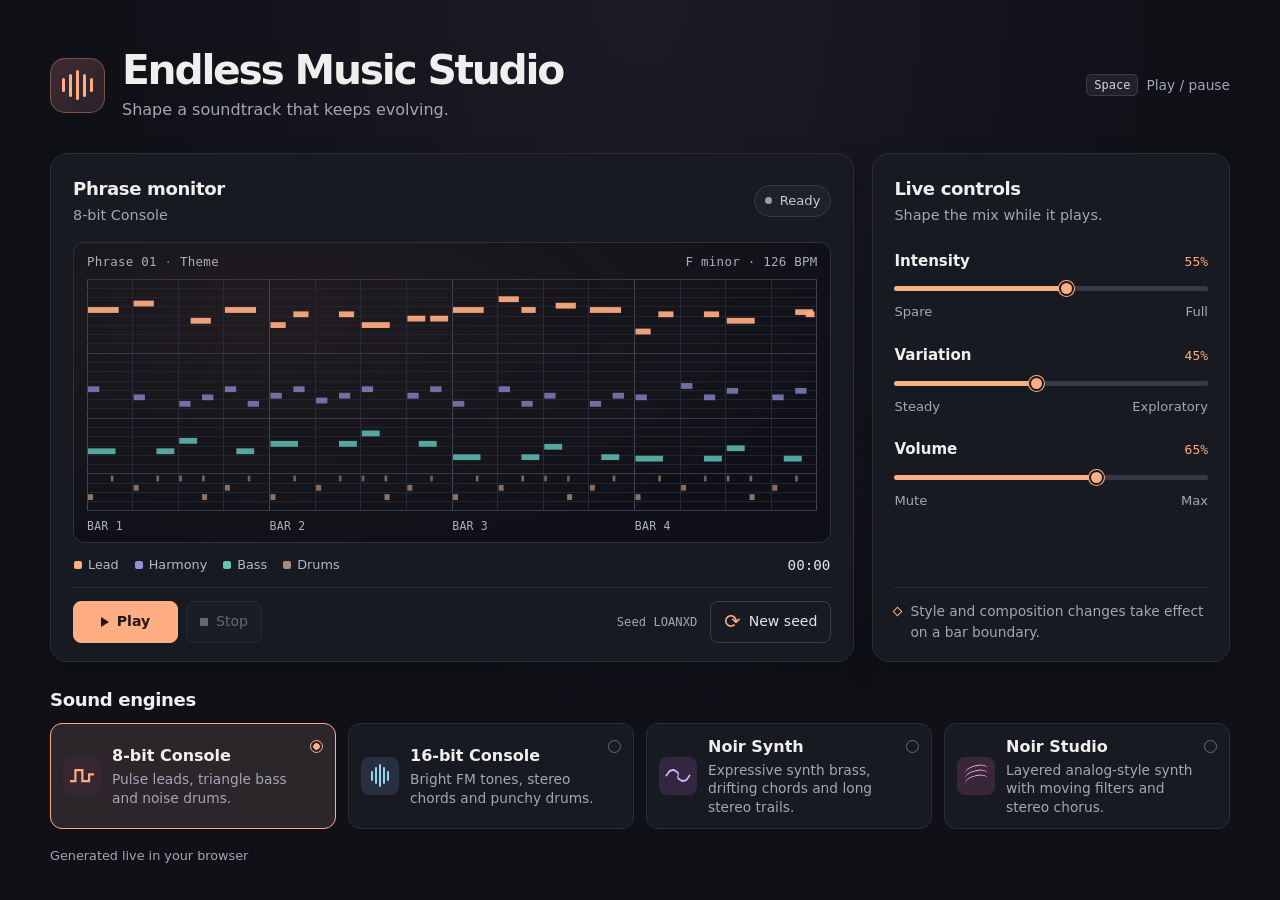
<file: index.html>
<!doctype html>
<html lang="en">
<head>
  <meta charset="utf-8">
  <meta name="viewport" content="width=device-width, initial-scale=1">
  <meta name="description" content="An interactive studio for continuously evolving console-inspired music and synth ambience.">
  <meta name="color-scheme" content="dark">
  <title>Endless Music Studio</title>
  <style>
:root {
  color-scheme: dark;
  --background: #101117;
  --panel: #181a22;
  --line: #2b2d39;
  --text: #f0efed;
  --muted: #a5a6b4;
  --accent: #ffad82;
  --accent-wash: #ffad8212;
  --mono: "IBM Plex Mono", "SFMono-Regular", Consolas, monospace;
  font: 16px/1.5 "Inter", "Segoe UI", system-ui, sans-serif;
}
* { box-sizing: border-box; }
body {
  min-width: 280px;
  min-height: 100vh;
  margin: 0;
  color: var(--text);
  background: radial-gradient(ellipse at 50% 0, #1d1b26 0%, transparent 57%), var(--background);
}
body[data-style="fm"] { --accent: #90d6ef; --accent-wash: #90d6ef11; }
body[data-style="noir"] { --accent: #d4b3ff; --accent-wash: #d4b3ff13; }
body[data-style="noir-studio"] { --accent: #f5afcf; --accent-wash: #f5afcf13; }
button, input { font: inherit; }
button { cursor: pointer; }
button:disabled { cursor: default; }
:focus-visible { outline: 2px solid var(--accent); outline-offset: 4px; }
.studio { max-width: 1256px; margin: 0 auto; padding: 48px 38px 24px; }
.masthead { display: flex; align-items: center; justify-content: space-between; gap: 24px; margin-bottom: 31px; }
.heading { display: flex; align-items: center; gap: 17px; }
.brand-mark {
  display: flex; align-items: center; justify-content: center; gap: 4px;
  width: 55px; height: 55px; flex: none; border: 1px solid #ffad8255; border-radius: 15px;
  background: linear-gradient(140deg, #3f2b32, #2b2029); color: #ffad82;
}
.brand-mark i { width: 3px; height: 14px; border-radius: 2px; background: currentColor; }
.brand-mark i:nth-child(2), .brand-mark i:nth-child(4) { height: 23px; }
.brand-mark i:nth-child(3) { height: 30px; }
h1 { font-size: clamp(1.7rem, 4vw, 2.55rem); letter-spacing: -.055em; line-height: 1.08; margin: 0; font-weight: 740; }
h2, legend { font-size: 1.13rem; font-weight: 670; letter-spacing: -.02em; margin: 0; }
.heading p { color: var(--muted); margin: 6px 0 0; }
.keyboard { display: flex; align-items: center; gap: 8px; color: var(--muted); font-size: .86rem; white-space: nowrap; }
kbd { font: .75rem var(--mono); border: 1px solid #3a3c48; color: #d5d4dc; padding: 3px 7px; border-radius: 5px; background: #20212b; }
.workspace { display: grid; grid-template-columns: minmax(0, 2.25fr) minmax(278px, 1fr); gap: 18px; }
.panel { min-width: 0; border: 1px solid var(--line); border-radius: 17px; background: var(--panel); box-shadow: 0 12px 32px #0002; }
.monitor { padding: 21px 22px 18px; }
.monitor-header { display: flex; align-items: center; justify-content: space-between; gap: 14px; margin-bottom: 15px; }
.monitor-header p { margin: 3px 0 0; color: var(--muted); font-size: .9rem; }
.status {
  display: flex; align-items: center; gap: 8px; padding: 5px 10px; border-radius: 999px;
  border: 1px solid #363945; background: #1e202a; font-size: .82rem; color: #c9c9d4; white-space: nowrap;
}
.status i { width: 7px; height: 7px; border-radius: 50%; background: #9b9daf; }
.status[data-state="playing"] { color: #a5e7bf; border-color: #79cba64f; background: #7bc79b10; }
.status[data-state="playing"] i { background: #88dfac; box-shadow: 0 0 10px #88dfac75; }
.status[data-state="paused"] i { background: #f2c482; }
.display {
  position: relative; border-radius: 11px; border: 1px solid #30303d; overflow: hidden;
  background: radial-gradient(ellipse at 27% 24%, var(--accent-wash), transparent 73%), #101118;
  padding: 0 13px;
}
.display-top, .timeline { display: flex; font: .78rem var(--mono); letter-spacing: .02em; color: #acaebd; }
.display-top { justify-content: space-between; gap: 12px; align-items: center; padding: 11px 0 10px; }
.display-top b { color: #777a8e; font-weight: 400; }
#score { width: 100%; height: clamp(158px, 23vw, 232px); display: block; }
.timeline { font-size: .72rem; padding: 8px 0 9px; }
.timeline span { flex: 1; }
.signal {
  display: flex; align-items: center; justify-content: space-between; gap: 10px;
  min-height: 45px; padding: 5px 1px; border-bottom: 1px solid var(--line);
}
.legend { display: flex; flex-wrap: wrap; gap: 7px 16px; color: #b8b8c5; font-size: .8rem; }
.legend span { display: inline-flex; align-items: center; gap: 6px; }
.legend span::before { content: ""; width: 8px; height: 8px; border-radius: 2px; }
.legend .lead::before { background: var(--accent); }
.legend .harmony::before { background: #9492dc; }
.legend .bass::before { background: #63c4ba; }
body:is([data-style="noir"], [data-style="noir-studio"]) .legend .drums { display: none; }
.legend .drums::before { background: #ad8a77; }
#elapsed { font: .89rem var(--mono); color: #e5e2ec; }
.transport, .transport-actions, .seed-group { display: flex; align-items: center; gap: 8px; }
.transport { justify-content: space-between; padding-top: 13px; }
.transport button {
  min-height: 42px; border-radius: 8px; display: inline-flex; align-items: center;
  justify-content: center; gap: 8px; white-space: nowrap; padding: 0 13px; font-size: .88rem;
}
.play { min-width: 105px; background: var(--accent); border: 1px solid var(--accent); color: #23171b; font-weight: 750; }
.play .icon { width: 0; height: 0; border-block: 5px solid transparent; border-left: 8px solid currentColor; }
.play[data-state="playing"] .icon { width: 8px; height: 10px; border-block: 0; border-inline: 2px solid currentColor; }
.secondary, .seed-button { color: #e4e3ed; border: 1px solid #3b3d4b; background: #22242f; }
.secondary:disabled { opacity: .38; }
.stop-icon { width: 8px; height: 8px; border-radius: 1px; background: currentColor; }
.seed-button { background: transparent; }
.seed-icon { font-size: 1.22rem; line-height: 1; color: var(--accent); }
.seed-display { padding-right: 5px; font: .76rem var(--mono); font-variant-numeric: tabular-nums; color: var(--muted); white-space: nowrap; }
button:hover:not(:disabled) { filter: brightness(1.15); }
button:active:not(:disabled) { transform: translateY(1px); }
.error { margin: 12px 0 0; color: #ffb4b4; font-size: .9rem; }
.controls { padding: 21px 21px 18px; display: flex; flex-direction: column; }
.control-intro { color: var(--muted); font-size: .9rem; margin: 3px 0 0; }
.sliders { display: grid; gap: 22px; margin: 23px 0 21px; }
.slider-head, .slider-ends { display: flex; align-items: center; justify-content: space-between; gap: 8px; }
.slider-head label { font-size: .94rem; font-weight: 620; }
.slider-head output { font: .81rem var(--mono); color: var(--accent); }
.slider-ends { color: var(--muted); font-size: .82rem; }
.slider input {
  display: block; width: 100%; margin: 5px 0 2px; height: 23px; cursor: pointer;
  appearance: none; -webkit-appearance: none; background: transparent; border-radius: 6px;
}
.slider input::-webkit-slider-runnable-track {
  height: 5px; border-radius: 5px; background: linear-gradient(90deg, var(--accent) var(--level), #373947 var(--level));
}
.slider input::-moz-range-track {
  height: 5px; border-radius: 5px; background: linear-gradient(90deg, var(--accent) var(--level), #373947 var(--level));
}
.slider input::-webkit-slider-thumb {
  -webkit-appearance: none; width: 15px; height: 15px; margin-top: -5px; border-radius: 50%;
  border: 2px solid #181a22; background: var(--accent); box-shadow: 0 0 0 1px var(--accent);
}
.slider input::-moz-range-thumb {
  width: 11px; height: 11px; border-radius: 50%; border: 2px solid #181a22; background: var(--accent);
  box-shadow: 0 0 0 1px var(--accent);
}
.control-note { display: flex; align-items: flex-start; gap: 9px; margin: auto 0 0; padding-top: 13px; border-top: 1px solid var(--line); color: var(--muted); font-size: .86rem; }
.control-note span { width: 7px; height: 7px; flex: none; margin-top: 7px; border: 1px solid var(--accent); transform: rotate(45deg); }
.engines { margin: 24px 0 0; border: 0; padding: 0; min-inline-size: 0; }
.engines legend { margin-bottom: 10px; padding: 0; }
.engine-grid { display: grid; grid-template-columns: repeat(4, minmax(0, 1fr)); gap: 12px; }
.engine-card {
  display: flex; align-items: center; gap: 11px; position: relative; cursor: pointer;
  border-radius: 12px; border: 1px solid var(--line); background: #181a22; min-height: 85px; padding: 11px 12px;
  --engine: #ffad82; --engine-bg: #382630;
}
.engine-card[data-style="fm"] { --engine: #90d6ef; --engine-bg: #272f40; }
.engine-card[data-style="noir"] { --engine: #d4b3ff; --engine-bg: #31273e; }
.engine-card[data-style="noir-studio"] { --engine: #f5afcf; --engine-bg: #38273a; }
.engine-card:hover { background: #22232e; }
.engine-card:has(input:checked) { border-color: var(--engine); background: color-mix(in srgb, var(--engine) 8%, #181a22); }
.engine-card input { position: absolute; opacity: 0; width: 1px; height: 1px; }
.engine-card:has(input:focus-visible) { outline: 2px solid var(--engine); outline-offset: 3px; }
.engine-mark { display: flex; align-items: center; justify-content: center; width: 38px; height: 38px; flex: none; border-radius: 8px; background: var(--engine-bg); color: var(--engine); }
.chip-mark i { width: 24px; height: 15px; background: currentColor; clip-path: polygon(0 78%, 18% 78%, 18% 5%, 56% 5%, 56% 78%, 75% 78%, 75% 33%, 100% 33%, 100% 49%, 84% 49%, 84% 94%, 47% 94%, 47% 20%, 27% 20%, 27% 94%, 0 94%); }
.fm-mark { gap: 2px; }
.fm-mark i { height: 10px; width: 2px; border-radius: 2px; background: currentColor; }
.fm-mark i:nth-child(2), .fm-mark i:nth-child(4) { height: 17px; }
.fm-mark i:nth-child(3) { height: 23px; }
.noir-mark { position: relative; }
.noir-mark i { width: 12px; height: 11px; border: solid currentColor; border-width: 2px 0 0 2px; border-radius: 75% 58% 0 0; transform: translate(1px, -1px) rotate(34deg); }
.noir-mark i + i { transform: translate(-1px, 1px) rotate(214deg); }
.studio-mark { position: relative; }
.studio-mark i { position: absolute; width: 23px; height: 12px; border: solid currentColor; border-width: 1.5px 0 0; border-radius: 50%; transform: translateY(5px) rotate(-13deg); }
.studio-mark i:nth-child(2) { transform: translateY(0) rotate(-13deg); }
.studio-mark i:nth-child(3) { transform: translateY(-5px) rotate(-13deg); }
.engine-text { flex: 1; min-width: 0; }
.engine-text strong, .engine-text > span { display: block; }
.engine-text strong { font-weight: 670; }
.engine-text > span { margin-top: 2px; color: var(--muted); font-size: .86rem; line-height: 1.35; }
.radio-mark { align-self: flex-start; margin-top: 5px; width: 13px; height: 13px; flex: none; border-radius: 50%; border: 1px solid #686a7b; }
.engine-card:has(input:checked) .radio-mark { border-color: var(--engine); background: radial-gradient(circle, var(--engine) 0 3px, transparent 3.5px); }
footer { display: flex; justify-content: space-between; gap: 12px; color: var(--muted); font-size: .8rem; padding: 17px 0 0; }
@media (max-width: 940px) {
  .studio { padding: 36px 24px 24px; }
  .engine-grid { grid-template-columns: repeat(2, minmax(0, 1fr)); }
  .engine-card { min-height: 92px; }
}
@media (max-width: 760px) {
  .studio { padding: 24px 16px 18px; }
  .masthead { margin-bottom: 22px; }
  .workspace { grid-template-columns: 1fr; gap: 14px; }
  .keyboard { display: none; }
  .control-note { margin-top: 0; }
  .sliders { gap: 17px; margin: 18px 0; }
  .engine-grid { gap: 8px; }
  .engine-card { padding: 10px; }
  .engine-mark { display: none; }
}
@media (max-width: 500px) {
  .heading { gap: 12px; }
  .heading p { font-size: .9rem; }
  .brand-mark { width: 44px; height: 44px; border-radius: 12px; }
  .monitor, .controls { padding: 14px; }
  .seed-group { gap: 4px; }
  .seed-display { display: none; }
  .display { padding-inline: 8px; }
  .display-top { font-size: .72rem; }
  .engine-grid { grid-template-columns: 1fr; }
  .engine-card { min-height: 63px; padding-inline: 12px; }
  .engine-mark { display: flex; }
}
@media (prefers-reduced-motion: reduce) {
  button:active:not(:disabled) { transform: none; }
}
.score-wrap { position: relative; }
#playhead { position: absolute; inset: 0 auto 0 0; width: 1px; background: var(--accent); box-shadow: 0 0 8px var(--accent); pointer-events: none; }
@media (max-width: 380px) {
  .transport { flex-wrap: wrap; }
}

</style>
  <script type="module">
// audio-tools.mjs
function frequency(pitch) {
  return 440 * 2 ** ((pitch - 69) / 12);
}

function amp(node, at, duration, attack, release, level, sustain = .72) {
  const value = node.gain;
  const peak = at + attack;
  const tail = Math.max(peak, at + duration - release);
  value.setValueAtTime(.00001, at);
  value.linearRampToValueAtTime(level, peak);
  if (tail > peak) value.exponentialRampToValueAtTime(level * sustain, tail);
  value.exponentialRampToValueAtTime(.00001, at + duration);
}

function filter(ctx, type, cutoff, resonance = .707) {
  const node = ctx.createBiquadFilter();
  node.type = type;
  node.frequency.value = cutoff;
  node.Q.value = resonance;
  return node;
}

function oscillator(ctx, type, hz, detune = 0) {
  const node = ctx.createOscillator();
  if (typeof type === "string") node.type = type;
  else node.setPeriodicWave(type);
  node.frequency.value = hz;
  node.detune.value = detune;
  return node;
}

function wave(ctx, harmonics) {
  return ctx.createPeriodicWave(new Float32Array(harmonics.length + 1), Float32Array.of(0, ...harmonics));
}

function stereo(ctx, pan) {
  if (typeof ctx.createStereoPanner !== "function") return ctx.createGain();
  const node = ctx.createStereoPanner();
  node.pan.value = pan;
  return node;
}

function drift(ctx, parameter, speed, depth, start, end, delay = 0) {
  const voice = oscillator(ctx, "sine", speed);
  const gain = ctx.createGain();
  gain.gain.setValueAtTime(delay ? 0 : depth, start);
  if (delay) {
    gain.gain.setValueAtTime(0, start + delay);
    gain.gain.linearRampToValueAtTime(depth, Math.min(start + delay + .64, end));
  }
  voice.connect(gain).connect(parameter);
  voice.start(start);
  voice.stop(end);
  return gain;
}

// composer.mjs
const minor = [0, 2, 3, 5, 7, 8, 10];
const dorian = [0, 2, 3, 5, 7, 9, 10];
const blues = [0, 3, 5, 6, 7, 10];

const i = [0, 0, 3, 7];
const iv = [5, 0, 3, 7];
const flatSix = [8, 0, 4, 7];
const flatSeven = [10, 0, 4, 7];
const flatThree = [3, 0, 4, 7];
const dominant = [7, 0, 4, 7];
const minor7 = [0, 0, 3, 7, 10];
const major7 = [3, 0, 4, 7, 11];
const fourth9 = [5, 0, 4, 7, 10, 14];
const seventh13 = [10, 0, 4, 10, 14, 21];

const noirProfile = {
  name: "Noir Synth", tempo: 64, keys: [0, 2, 3, 5, 7, 9], scale: blues, mode: "minor blues",
};

const profiles = {
  chip: {
    name: "8-bit Console", tempo: 128, keys: [0, 2, 4, 5, 7, 9], scale: minor, mode: "minor",
    progressions: [
      [i, flatSix, flatThree, flatSeven],
      [i, iv, flatSix, dominant],
      [i, flatSeven, flatSix, dominant],
      [flatThree, flatSeven, iv, i],
    ],
    rhythms: [
      [[0, .45], [.5, .45], [1, .7], [2, .47], [2.75, .23], [3, .72]],
      [[0, .71], [1, .48], [1.5, .35], [2.25, .48], [3, .72]],
      [[0, .37], [.5, .37], [1, .35], [1.5, .37], [2, .65], [3, .43], [3.5, .43]],
    ],
  },
  fm: {
    name: "16-bit Console", tempo: 108, keys: [0, 2, 4, 5, 7, 9], scale: dorian, mode: "Dorian",
    progressions: [
      [minor7, fourth9, seventh13, major7],
      [minor7, major7, fourth9, seventh13],
      [minor7, seventh13, fourth9, minor7],
      [major7, seventh13, minor7, fourth9],
    ],
    rhythms: [
      [[.05, .69], [1.08, .43], [1.62, .42], [2.55, 1.12]],
      [[.55, .61], [1.32, .63], [2.1, .7], [3.16, .57]],
      [[0, .9], [1.55, .44], [2.31, .39], [2.85, .86]],
    ],
  },
  noir: noirProfile,
  "noir-studio": { ...noirProfile, name: "Noir Studio", scoreStyle: "noir" },
};

const form = ["Theme", "Theme variation", "Contrast", "Return", "Development", "Theme variation", "Contrast", "Return"];
const noteNames = ["C", "D♭", "D", "E♭", "E", "F", "F♯", "G", "A♭", "A", "B♭", "B"];

function randomFrom(seed) {
  let state = 2166136261;
  for (const char of seed) state = Math.imul(state ^ char.charCodeAt(0), 16777619);
  return () => {
    state = (state + 0x6d2b79f5) | 0;
    let mixed = Math.imul(state ^ (state >>> 15), 1 | state);
    mixed ^= mixed + Math.imul(mixed ^ (mixed >>> 7), 61 | mixed);
    return ((mixed ^ (mixed >>> 14)) >>> 0) / 4294967296;
  };
}

function pick(list, rng) {
  return list[Math.floor(rng() * list.length)];
}

function closestPitch(target, tonic, intervals) {
  const center = Math.floor((target - tonic) / 12);
  let nearest = target;
  let distance = Infinity;
  for (let octave = center - 1; octave <= center + 1; octave++) {
    for (const interval of intervals) {
      const pitch = tonic + octave * 12 + interval;
      if (Math.abs(target - pitch) < distance) {
        nearest = pitch;
        distance = Math.abs(target - pitch);
      }
    }
  }
  return nearest;
}

function wrapPitch(pitch, floor) {
  return floor + ((pitch - floor) % 12 + 12) % 12;
}

function compositionInfo(style, seed) {
  const profile = profiles[style];
  const rng = randomFrom(`${seed}|${profile.scoreStyle ?? style}|composition`);
  const key = pick(profile.keys, rng);
  return {
    key,
    keyName: `${noteNames[key]} ${profile.mode}`,
    bpm: profile.tempo + pick([-4, -2, 0, 2, 4], rng),
    home: Math.floor(rng() * 3),
  };
}

function composeBar(config, index) {
  const { style, seed, intensity, variation } = config;
  const info = compositionInfo(style, seed);
  const profile = profiles[style];
  if ((profile.scoreStyle ?? style) === "noir") return composeNoirBar(config, index, info);
  const energy = intensity / 100;
  const change = variation / 100;
  const phrase = Math.floor(index / 4);
  const slot = index % 4;
  const section = form[phrase % form.length];
  const contrasting = section === "Contrast" || section === "Development";
  const motifFamily = contrasting ? section : "theme";
  const motif = randomFrom(`${seed}|${style}|${motifFamily}|${slot % 2}`);
  const details = randomFrom(`${seed}|${style}|${index}|details`);
  const changes = randomFrom(`${seed}|${style}|${phrase}|harmony`);
  let progression = info.home;
  if (contrasting || (section === "Theme variation" && changes() < change * .7)) {
    progression = (info.home + (changes() < .48 + change * .19 ? 1 : 3)) % profile.progressions.length;
  }
  const [root, ...chord] = profile.progressions[progression][slot];
  const tonic = 60 + info.key;
  const bass = wrapPitch(tonic + root, 36);
  const events = [];
  const note = (track, pitch, beat, duration, level, extra = {}) => {
    events.push({ track, pitch, beat, duration, level, ...extra });
  };

  const rhythmSet = pick(profile.rhythms, motif);
  const contour = [0, 5, 7, 3, 9, 2, -2, 12];
  let target = tonic + (contrasting ? 8 : 3) + pick([-3, 0, 2, 5], motif);
  for (let position = 0; position < rhythmSet.length; position++) {
    const [beat, duration] = rhythmSet[position];
    target += pick(contour, motif) - 4;
    if (target > tonic + 16) target -= 7;
    if (target < tonic - 3) target += 7;
    if (position && details() < (1 - energy) * .32) continue;
    const ornament = position > 0 && details() < change * .62;
    const anchored = !ornament && (position === 0 || position === rhythmSet.length - 1 || Number.isInteger(beat));
    const pitch = anchored
      ? closestPitch(target, tonic + root, chord.slice(0, 3))
      : closestPitch(target + (ornament ? pick([-3, 2, 4], details) : 0), tonic, profile.scale);
    note("lead", pitch, beat, duration, .59 + energy * .17 + details() * .14);
  }

  if (style === "chip") {
    for (const beat of energy > .66 ? [0, .75, 1.5, 2, 2.75, 3.5] : [0, 1.5, 2, 3.25]) {
      const pitch = beat === 2 ? bass + 7 : bass;
      note("bass", pitch, beat, beat === 0 ? .64 : .43, .69 + energy * .16);
    }
    const step = energy > .7 ? .25 : .5;
    for (let beat = 0; beat < 4; beat += step) {
      if (details() > .3 + energy * .8 && beat % 1 !== 0) continue;
      const index = Math.floor(beat / step + slot) % chord.length;
      const pitch = wrapPitch(tonic + root + chord[index], 56) + (beat % 1 === .75 ? 12 : 0);
      note("harmony", pitch, beat, step * .57, .42 + energy * .22);
    }
  } else {
    for (const beat of energy > .63 ? [0, .82, 1.59, 2, 2.81, 3.58] : [0, 1.58, 2.27, 3.4]) {
      const pitch = beat > 3 ? bass + 12 : beat > 1 && beat < 2 ? bass + 7 : bass;
      note("bass", pitch, beat, beat === 0 ? .63 : .4, .68 + energy * .19);
    }
    for (const beat of energy > .58 ? [.04, 1.6, 2.62] : [.15, 2.42]) {
      chord.slice(1, 5).forEach((interval, voice) => {
        note("harmony", wrapPitch(tonic + root + interval, 54), beat + voice * .024, .68,
          .38 + energy * .14, { pan: (voice % 2 ? .45 : -.45) * (voice < 2 ? .7 : 1) });
      });
    }
    if (details() < .28 + energy * .6) {
      note("harmony", wrapPitch(tonic + root + pick(chord, details), 68), 3.52, .36, .52, { pan: .39 });
    }
  }

  const kicks = energy > .64 ? [0, 1.5, 2.5, 3.5] : [0, 2.5];
  for (const beat of kicks) note("kick", 36, beat, .26, .58 + energy * .25);
  for (const beat of [1, 3]) note("snare", 43, beat, .19, .49 + energy * .26);
  for (const beat of energy > .53 ? [.5, 1.5, 2, 2.5, 3.5] : [.5, 2.5]) {
    note("hat", 49, beat + (style === "fm" ? .06 : 0), .095, .30 + details() * .25);
  }
  if (slot === 3 && change > .32 && details() < change) {
    const pickup = closestPitch(tonic + 11, tonic, profile.scale);
    note("lead", pickup, 3.73, .233, .52);
  }

  return {
    index, phrase, section, keyName: info.keyName, bpm: info.bpm,
    events: events.sort((left, right) => left.beat - right.beat),
  };
}

// Pitches sit in similar registers across the changes, with common tones between voicings.
const noirHome = [0, 7, 14, 15, 22];
const noirOpen = [0, 7, 12, 15, 26];
const noirFlatSix = [8, 8, 12, 15, 19];
const noirFourth = [5, 8, 12, 15, 19];
const noirFlatThree = [3, 7, 10, 14, 19];
const noirFlatSeven = [10, 5, 12, 14, 20];
const noirDominant = [7, 7, 11, 17, 22];
const noirChanges = [
  [noirHome, noirFlatSix, noirFourth, noirOpen],
  [noirHome, noirFlatThree, noirFlatSix, noirDominant],
  [noirOpen, noirFourth, noirFlatSeven, noirHome],
  [noirFlatSix, noirFlatThree, noirFourth, noirDominant],
];

// Lead figures specify onset, length, relative pitch, and the initial scoop in cents.
const noirPhrases = [
  [
    [[1.72, 2.75, 19, -47]],
    [[1.18, 1.38, 15, -36], [2.75, 2.75, 14, -68]],
    [],
    [[.83, 2.97, 12, -31]],
  ],
  [
    [[1.12, 3.24, 15, -37]],
    [[1.48, 2.43, 17, -65]],
    [[2.08, 2.67, 22, -41]],
    [[1.43, 2.37, 19, -31]],
  ],
  [
    [[2.06, 2.16, 22, -48]],
    [[1.15, 1.39, 18, -39], [2.71, 1.76, 19, -52]],
    [],
    [[1.24, 2.73, 15, -76]],
  ],
];
const noirForm = ["Theme", "Response", "Drift", "Return", "Afterglow", "Theme variation", "Suspension", "Return"];

function composeNoirBar({ seed, intensity, variation }, index, info) {
  const energy = intensity / 100;
  const change = variation / 100;
  const phrase = Math.floor(index / 4);
  const slot = index % 4;
  const section = noirForm[phrase % noirForm.length];
  const rng = randomFrom(`${seed}|noir|${index}`);
  const passage = Math.floor(index / 8);
  const progression = noirChanges[(info.home + [0, 1, 0, 3, 2, 1][passage % 6]) % noirChanges.length];
  const [root, ...voices] = progression[Math.floor(index / 2) % 4];
  const tonic = 48 + info.key;
  const chordTones = [root, ...voices.map(pitch => pitch % 12)];
  const events = [];
  const note = (track, pitch, beat, duration, level, options = {}) => {
    events.push({ track, pitch, beat, duration, level, ...options });
  };

  if (index % 2 === 0) {
    note("bass", wrapPitch(tonic + root, 32), .32, 7.3, .62 + energy * .21);
    const pans = [-.48, .44, -.29, .51];
    for (const [voice, semitones] of voices.entries()) {
      const beat = [.08, .46, .86, .31][voice] + rng() * .19;
      const duration = 7.35 - beat * .44 + rng() * .48;
      note("harmony", tonic + semitones, beat, duration, .48 + energy * .23, {
        pan: pans[voice], color: rng(), release: 1.75 + rng() * .78,
      });
    }
    note("air", 0, 0, 8, .64 + rng() * .19, { color: rng() });
  }

  const figure = section === "Response" || section === "Suspension" ? (info.home + 1) % 3 : info.home;
  const motif = noirPhrases[figure][slot];
  const roomForLead = section !== "Afterglow" || (slot === 3 && energy > .65);
  if (roomForLead) {
    for (const [beat, duration, pitch, bend] of motif) {
      const bendVariation = rng() * 22 - 11;
      const target = tonic + pitch + (rng() < change * .43 ? pick([-3, -2, 2, 3], rng) : 0);
      const intervals = duration > 2.1 ? chordTones : blues;
      note("lead", closestPitch(target, tonic, intervals), beat + rng() * .21, duration,
        .62 + energy * .22 + rng() * .10, { bend: bend + bendVariation, color: rng() });
    }
  }

  if ((slot === 2 || slot === 3) && rng() < .20 + energy * .40 + change * .24) {
    const pitch = closestPitch(tonic + pick([27, 31, 34], rng), tonic, chordTones);
    note("keys", pitch, 1.05 + rng() * 1.8, 2.48, .31 + energy * .21, { pan: rng() < .5 ? -.55 : .55 });
  }

  return {
    index, phrase, section, keyName: info.keyName, bpm: info.bpm,
    events: events.sort((left, right) => left.beat - right.beat),
  };
}

// noir-audio.mjs
function buildRoom(ctx) {
  const buffer = ctx.createBuffer(2, Math.round(ctx.sampleRate * 6.25), ctx.sampleRate);
  for (let channel = 0; channel < 2; channel++) {
    const rng = randomFrom(`Noir hall ${channel}`);
    const samples = buffer.getChannelData(channel);
    const reflections = channel === 0 ? [.066, .139, .23] : [.093, .158, .265];
    let smoothed = 0;
    for (let i = 0; i < samples.length; i++) {
      const time = i / ctx.sampleRate;
      const damping = .48 + .22 * Math.min(time / 2, 1);
      smoothed = damping * smoothed + (rng() * 2 - 1) * (1 - damping);
      const early = time < .4
        ? reflections.reduce((gain, reflection) => gain + .32 * Math.exp(-Math.abs(time - reflection) * 140), 0)
        : 0;
      const bloom = Math.min(1, time / .19);
      samples[i] = smoothed * (bloom + early) * Math.exp(-time * 1.23);
    }
  }
  return buffer;
}

function buildAir(ctx) {
  const buffer = ctx.createBuffer(2, Math.round(ctx.sampleRate * 5.2), ctx.sampleRate);
  for (let channel = 0; channel < 2; channel++) {
    const rng = randomFrom(`Noir air ${channel}`);
    const samples = buffer.getChannelData(channel);
    let slow = 0;
    let soft = 0;
    for (let i = 0; i < samples.length; i++) {
      const noise = rng() * 2 - 1;
      slow = .981 * slow + .019 * noise;
      soft = .76 * soft + .24 * noise;
      const fade = Math.min(1, i / 1200, (samples.length - 1 - i) / 1200);
      samples[i] = (slow * 2.2 + soft * .41) * fade;
    }
  }
  return buffer;
}

function layer(ctx, destination, shape, hz, detune, level) {
  const voice = oscillator(ctx, shape, hz, detune);
  const mix = ctx.createGain();
  mix.gain.value = level;
  voice.connect(mix).connect(destination);
  return voice;
}

function swell(param, start, duration, attack, tail, level) {
  param.setValueAtTime(.00001, start);
  param.linearRampToValueAtTime(level * .72, start + attack);
  param.linearRampToValueAtTime(level, start + attack + (duration - attack) * .36);
  param.linearRampToValueAtTime(level * .71, start + duration);
  param.linearRampToValueAtTime(level * .14, start + duration + tail * .64);
  param.exponentialRampToValueAtTime(.00001, start + duration + tail);
}

class NoirSynth {
  constructor(ctx, destination, assets) {
    this.ctx = ctx;
    this.assets = assets ?? {
      pad: wave(ctx, [1, .30, .245, .14, .115, .068, .051, .033, .018, .011]),
      brass: wave(ctx, [1, .62, .33, .24, .15, .093, .075, .063, .043, .028, .017]),
      room: buildRoom(ctx),
      air: buildAir(ctx),
    };
    this.output = ctx.createGain();
    this.output.connect(destination);
    this.color = filter(ctx, "highshelf", 1450);
    this.color.connect(this.output);

    this.room = ctx.createDelay(.25);
    this.room.delayTime.value = .047;
    const hall = ctx.createConvolver();
    hall.buffer = this.assets.room;
    const lowCut = filter(ctx, "highpass", 170);
    const damping = filter(ctx, "lowpass", 2640);
    const wet = ctx.createGain();
    wet.gain.value = .78;
    this.room.connect(hall).connect(lowCut).connect(damping).connect(wet).connect(this.color);

    this.echo = ctx.createGain();
    for (const [seconds, pan, level] of [[.43, -.60, .36], [.74, .65, .23]]) {
      const delay = ctx.createDelay(1);
      delay.delayTime.value = seconds;
      const softened = filter(ctx, "lowpass", 1660, .65);
      const tap = ctx.createGain();
      tap.gain.value = level;
      const space = stereo(ctx, pan);
      this.echo.connect(delay).connect(softened).connect(tap).connect(space).connect(this.color);
      space.connect(this.room);
    }
  }

  voice(pan, room, echo = 0) {
    const { ctx } = this;
    const gain = ctx.createGain();
    const panner = stereo(ctx, pan);
    gain.connect(panner).connect(this.color);
    const send = ctx.createGain();
    send.gain.value = room;
    panner.connect(send).connect(this.room);
    if (echo) {
      const reflection = ctx.createGain();
      reflection.gain.value = echo;
      gain.connect(reflection).connect(this.echo);
    }
    return gain;
  }

  play(bar, intensity, start) {
    const seconds = 60 / bar.bpm;
    this.color.gain.setTargetAtTime((intensity - 52) * .077, start, .44);
    for (const event of bar.events) {
      const at = start + event.beat * seconds;
      const duration = event.duration * seconds;
      switch (event.track) {
        case "bass": this.bass(event, at, duration); break;
        case "harmony": this.pad(event, at, duration, intensity); break;
        case "lead": this.horn(event, at, duration, intensity); break;
        case "keys": this.keys(event, at, duration); break;
        case "air": this.air(event, at, duration); break;
      }
    }
  }

  pad(event, start, duration, intensity) {
    const { ctx, assets } = this;
    const hz = frequency(event.pitch);
    const color = event.color;
    const length = duration + event.release;
    const end = start + length + .015;
    const tone = filter(ctx, "lowpass", 700, .62);
    tone.frequency.setValueAtTime(360 + hz * .69, start);
    tone.frequency.exponentialRampToValueAtTime(810 + color * 190 + intensity * 4, start + 2.1 + color);
    tone.frequency.exponentialRampToValueAtTime(620 + intensity * 2, start + length);
    drift(ctx, tone.frequency, .09 + color * .12, 65, start, end);

    const envelope = this.voice(event.pan, .65);
    tone.connect(envelope);
    swell(envelope.gain, start, duration, 1.04 + color * .76, event.release, event.level * .137);
    const lower = layer(ctx, tone, assets.pad, hz, -7 + color * 2, .42);
    const upper = layer(ctx, tone, assets.pad, hz, 5 + color * 3, .31);
    const body = layer(ctx, tone, "triangle", hz, -1, .27);
    drift(ctx, lower.detune, .18 + color * .13, 2.7, start, end);
    drift(ctx, upper.detune, .13 + color * .09, 3.1, start, end);
    for (const voice of [lower, upper, body]) {
      voice.start(start);
      voice.stop(end);
    }
  }

  bass(event, start, duration) {
    const { ctx } = this;
    const hz = frequency(event.pitch);
    const tail = 1.65;
    const end = start + duration + tail + .01;
    const tone = filter(ctx, "lowpass", 360);
    const envelope = this.voice(0, .12);
    tone.connect(envelope);
    swell(envelope.gain, start, duration, 1.06, tail, event.level * .16);
    const fundamental = layer(ctx, tone, "sine", hz, 0, .67);
    const body = layer(ctx, tone, "triangle", hz, 1.7, .33);
    for (const voice of [fundamental, body]) {
      voice.start(start);
      voice.stop(end);
    }
  }

  horn(event, start, duration, intensity) {
    const { ctx, assets } = this;
    const hz = frequency(event.pitch);
    const color = event.color;
    const tail = 1.24 + color * .48;
    const end = start + duration + tail + .012;
    const tone = filter(ctx, "lowpass", 900, .88);
    const cutoff = tone.frequency;
    cutoff.setValueAtTime(420 + hz * .46, start);
    cutoff.exponentialRampToValueAtTime(970 + hz * .71 + intensity * 6, start + Math.min(.95, duration * .54));
    cutoff.exponentialRampToValueAtTime(640 + hz * .56, end);
    const envelope = this.voice((color - .5) * .22, .81, .65);
    tone.connect(envelope);
    swell(envelope.gain, start, duration, Math.min(.26 + color * .22, duration * .38), tail, event.level * .225);

    const first = layer(ctx, tone, assets.brass, hz, 0, .49);
    const second = layer(ctx, tone, assets.brass, hz, 0, .27);
    const foundation = layer(ctx, tone, "triangle", hz, 0, .24);
    const vibrato = drift(ctx, first.detune, 4.35 + color * .86, 14 + color * 10, start, end, .36 + color * .12);
    vibrato.connect(second.detune);
    vibrato.connect(foundation.detune);
    for (const [voice, cents] of [[first, -3], [second, 5.4], [foundation, .4]]) {
      voice.detune.setValueAtTime(event.bend + cents, start);
      voice.detune.linearRampToValueAtTime(cents + 6, start + .23 + color * .10);
      voice.detune.linearRampToValueAtTime(cents, start + .58 + color * .17);
      voice.detune.linearRampToValueAtTime(cents - 10, end - .021);
      voice.start(start);
      voice.stop(end);
    }
  }

  keys(event, start, duration) {
    const { ctx } = this;
    const fundamental = frequency(event.pitch);
    const tone = this.voice(event.pan, .78, .44);
    for (const [ratio, level, tail] of [[1, .104, 1.31], [2, .038, .87], [3.01, .024, .57], [4.06, .011, .37]]) {
      const length = duration * .4 + tail;
      const voice = oscillator(ctx, "sine", fundamental * ratio);
      const gain = ctx.createGain();
      voice.connect(gain).connect(tone);
      amp(gain, start, length, .025 + ratio * .004, length * .7, level * event.level, .32);
      voice.start(start);
      voice.stop(start + length + .01);
    }
  }

  air(event, start, duration) {
    const { ctx } = this;
    const voice = ctx.createBufferSource();
    voice.buffer = this.assets.air;
    voice.loop = true;
    const lowCut = filter(ctx, "highpass", 135);
    const shade = filter(ctx, "lowpass", 590 + event.color * 370, .5);
    const envelope = this.voice(0, .62);
    const end = start + duration + 1.82;
    drift(ctx, shade.frequency, .15, 145, start, end);
    voice.connect(lowCut).connect(shade).connect(envelope);
    swell(envelope.gain, start, duration, 1.78, 1.8, event.level * .082);
    voice.start(start, event.color * 2);
    voice.stop(end);
  }

  fadeOut(start, length) {
    const end = start + length;
    this.output.gain.setValueAtTime(1, start);
    this.output.gain.linearRampToValueAtTime(0, end);
    // Disconnect on the audio clock so pausing preserves the transition.
    const cleanup = this.ctx.createConstantSource();
    cleanup.offset.value = 0;
    cleanup.connect(this.output);
    cleanup.onended = () => this.output.disconnect();
    cleanup.start(start);
    cleanup.stop(end);
  }
}

// noir-studio.mjs
const padLayers = [
  { wave: "dusk", detune: -5.8, width: -.26, attack: 1.00, release: 2.36, level: .082, cutoff: 590, sweep: 910, resonance: .72 },
  { wave: "reed", detune: 6.9, width: .27, attack: 2.19, release: 2.91, level: .065, cutoff: 520, sweep: 1150, resonance: 1.62 },
];
const leadLayers = [
  { wave: "dusk", detune: -2.8, width: -.20, attack: .28, release: 1.39, level: .142, cutoff: 630, sweep: 1330, resonance: .94 },
  { wave: "brass", detune: 5.1, width: .23, attack: .52, release: 1.98, level: .110, cutoff: 590, sweep: 1830, resonance: 1.56 },
];

function buildVoices(ctx) {
  // Browser oscillator tables remove harmonics above Nyquist at playback pitch.
  const brass = Array.from({ length: 24 }, (_, index) => {
    const harmonic = index + 1;
    return (harmonic % 2 ? 1 : .91) / harmonic ** 1.04;
  });
  const reed = Array.from({ length: 21 }, (_, index) => {
    const harmonic = index + 1;
    return Math.sin(Math.PI * .31 * harmonic) / (harmonic * Math.sin(Math.PI * .31));
  });
  const drive = Float32Array.from({ length: 513 }, (_, index) => {
    const x = index / 256 - 1;
    return Math.tanh(1.48 * (x + .075 * x * x)) / Math.tanh(1.48);
  });
  return {
    dusk: wave(ctx, [1, .41, .204, .079, .092, .044, .031, .025, .018]),
    reed: wave(ctx, reed),
    brass: wave(ctx, brass),
    drive,
  };
}

// Interpolate continuously through attack, pressure, and release points.
function shape(param, start, length, points) {
  const values = new Float32Array(160);
  let segment = 0;
  for (let sample = 0; sample < values.length; sample++) {
    const time = length * sample / (values.length - 1);
    while (segment < points.length - 2 && time > points[segment + 1][0]) segment++;
    const [leftTime, leftValue] = points[segment];
    const [rightTime, rightValue] = points[segment + 1];
    const fraction = Math.min(1, (time - leftTime) / (rightTime - leftTime));
    const eased = fraction * fraction * (3 - 2 * fraction);
    values[sample] = leftValue + (rightValue - leftValue) * eased;
  }
  param.setValueCurveAtTime(values, start, length);
}

class NoirStudioSynth extends NoirSynth {
  constructor(ctx, destination, assets) {
    super(ctx, destination, assets);
    this.assets.studio ??= buildVoices(ctx);
    this.room.delayTime.value = .067;

    this.ensemble = filter(ctx, "highpass", 300, .66);
    this.chorusMotion = [];
    for (const { time, rate, extent, pan } of [
      { time: .016, rate: .217, extent: .0013, pan: -.78 },
      { time: .024, rate: .333, extent: .0017, pan: .80 },
    ]) {
      const delay = ctx.createDelay(.05);
      delay.delayTime.value = time;
      const motion = oscillator(ctx, "sine", rate);
      const depth = ctx.createGain();
      depth.gain.value = extent;
      motion.connect(depth).connect(delay.delayTime);
      motion.start();
      this.chorusMotion.push(motion);

      const softened = filter(ctx, "lowpass", 2750, .65);
      const returnLevel = ctx.createGain();
      returnLevel.gain.value = .28;
      const panner = stereo(ctx, pan);
      this.ensemble.connect(delay).connect(softened).connect(returnLevel).connect(panner).connect(this.color);
      panner.connect(this.room);
    }
  }

  pad(event, start, duration, intensity) {
    for (const layer of padLayers) this.analogVoice(event, layer, start, duration, intensity, false);
  }

  horn(event, start, duration, intensity) {
    for (const layer of leadLayers) this.analogVoice(event, layer, start, duration, intensity, true);
    this.breath(event, start, duration);
  }

  analogVoice(event, layer, start, duration, intensity, lead) {
    const { ctx } = this;
    const color = event.color;
    const energy = intensity / 100;
    const hz = frequency(event.pitch);
    const upper = layer.detune > 0;
    const attack = Math.min(layer.attack * (.81 + color * .36), duration * .65);
    const tail = layer.release * (.88 + color * .26);
    const length = duration + tail;
    const end = start + length + .014;
    const peakTime = attack + (duration - attack) * (upper ? .48 : .24);
    const center = layer.cutoff + hz * (lead ? .64 : .72);
    const peakCutoff = center + layer.sweep * (.44 + energy * .39 + color * .19);
    const level = event.level * layer.level * (.83 + energy * .20);
    const pan = Math.max(-.85, Math.min(.85, (event.pan ?? (color - .5) * .15) + layer.width));
    const voice = oscillator(ctx, this.assets.studio[layer.wave], hz, layer.detune);
    const highPass = filter(ctx, "highpass", hz * (upper ? .54 : .25), .71);
    const lowPass = filter(ctx, "lowpass", center, layer.resonance);
    const saturation = ctx.createWaveShaper();
    saturation.curve = this.assets.studio.drive;
    saturation.oversample = "2x";
    const output = this.voice(pan, lead ? .78 : .66, lead ? .57 : .10);
    voice.connect(highPass).connect(lowPass).connect(saturation).connect(output);
    output.connect(this.ensemble);

    shape(output.gain, start, length, [
      [0, 0], [attack, level * (upper ? .49 : .77)], [peakTime, level],
      [duration, level * (upper ? .57 : .71)], [duration + tail * .46, level * .22], [length, 0],
    ]);
    shape(lowPass.frequency, start, length, [
      [0, center * .78], [attack, center * (upper ? 1.04 : 1.17)], [peakTime, peakCutoff],
      [duration, center + (peakCutoff - center) * .43], [length, center * .70],
    ]);
    drift(ctx, lowPass.frequency, .19 + color * .13, 34 + energy * 30, start, end);
    drift(ctx, voice.detune, .27 + color * (upper ? .37 : .23), upper ? 3.7 : 2.2, start, end);
    if (lead) {
      const cents = layer.detune;
      shape(voice.detune, start, length, [
        [0, cents + event.bend * (upper ? .70 : 1.18)],
        [attack, cents + (upper ? 3 : 8)], [peakTime, cents + .8],
        [duration, cents + (upper ? 3 : -2)], [length, cents - 8],
      ]);
      drift(ctx, voice.detune, 4.27 + color * .73, (upper ? 18 : 12) + energy * 5, start, end, attack);
    }
    voice.start(start);
    voice.stop(end);
  }

  breath(event, start, duration) {
    const { ctx } = this;
    const air = ctx.createBufferSource();
    air.buffer = this.assets.air;
    const tone = filter(ctx, "bandpass", 1520 + event.color * 520, .77);
    const gain = this.voice((event.color - .5) * .22, .83);
    const length = Math.min(.48 + event.color * .27, duration * .60);
    air.connect(tone).connect(gain);
    amp(gain, start, length, .13, length * .55, event.level * .049, .38);
    air.start(start, .4 + event.color * 2);
    air.stop(start + length + .012);
  }

  fadeOut(start, length) {
    super.fadeOut(start, length);
    for (const motion of this.chorusMotion) motion.stop(start + length);
  }
}

// audio.mjs
const noirSynths = { noir: NoirSynth, "noir-studio": NoirStudioSynth };

function pulse(ctx, duty) {
  const cosine = new Float32Array(40);
  const sine = new Float32Array(40);
  for (let harmonic = 1; harmonic < cosine.length; harmonic++) {
    cosine[harmonic] = 2 * Math.sin(Math.PI * duty * harmonic) / (Math.PI * harmonic);
  }
  return ctx.createPeriodicWave(cosine, sine);
}

function noiseBuffer(ctx) {
  const length = Math.round(ctx.sampleRate * .35);
  const buffer = ctx.createBuffer(1, length, ctx.sampleRate);
  const data = buffer.getChannelData(0);
  const rng = randomFrom("studio percussion");
  for (let sample = 0; sample < length; sample++) data[sample] = rng() * 2 - 1;
  return buffer;
}

function impulse(ctx) {
  const length = Math.round(ctx.sampleRate * 2.7);
  const buffer = ctx.createBuffer(2, length, ctx.sampleRate);
  const rng = randomFrom("studio room");
  for (let side = 0; side < 2; side++) {
    const data = buffer.getChannelData(side);
    let smoothNoise = 0;
    for (let sample = 0; sample < length; sample++) {
      const time = sample / ctx.sampleRate;
      smoothNoise = smoothNoise * .52 + (rng() * 2 - 1) * .48;
      data[sample] = smoothNoise * Math.min(1, time * 40) * Math.exp(-time * 2.5);
    }
  }
  return buffer;
}

class Synth {
  constructor(ctx, destination, assets) {
    this.ctx = ctx;
    this.assets = assets ?? {
      pulseLead: pulse(ctx, .25), pulseArp: pulse(ctx, .125),
      noise: noiseBuffer(ctx), room: impulse(ctx),
    };
    this.output = ctx.createGain();
    this.output.connect(destination);
    this.ambience = ctx.createConvolver();
    this.ambience.buffer = this.assets.room;
    const wet = ctx.createGain();
    wet.gain.value = .52;
    this.ambience.connect(wet).connect(this.output);

    this.noir = null;
  }

  voiceOutput(pan, room = 0) {
    const { ctx } = this;
    const gain = ctx.createGain();
    const stereo = typeof ctx.createStereoPanner === "function" ? ctx.createStereoPanner() : ctx.createGain();
    if (stereo.pan) stereo.pan.value = pan;
    gain.connect(stereo).connect(this.output);
    if (room) {
      const send = ctx.createGain();
      send.gain.value = room;
      stereo.connect(send).connect(this.ambience);
    }
    return gain;
  }

  triggerBar(bar, style, intensity, time, reset = false) {
    const Renderer = noirSynths[style];
    if (this.noir && (reset || style !== this.noirStyle)) {
      this.noir.fadeOut(time, Renderer ? 1.15 : .62);
      this.noir = null;
    }
    if (Renderer) {
      if (!this.noir) {
        this.noir = new Renderer(this.ctx, this.output, this.assets.noir);
        this.assets.noir = this.noir.assets;
        this.noirStyle = style;
      }
      this.noir.play(bar, intensity, time);
      return;
    }
    const seconds = 60 / bar.bpm;
    const balance = style === "fm" ? 1.22 : 1;
    for (const note of bar.events) {
      const event = { ...note, level: note.level * balance };
      const at = time + event.beat * seconds;
      const duration = event.duration * seconds;
      if (["kick", "snare", "hat"].includes(event.track)) this.drums(style, event, at);
      else if (style === "chip") this.chip(event, at, duration);
      else this.fm(event, at, duration, intensity);
    }
  }

  chip(event, at, duration) {
    const { ctx, assets } = this;
    const lead = event.track === "lead";
    const bass = event.track === "bass";
    const shape = bass ? "triangle" : lead ? assets.pulseLead : assets.pulseArp;
    const tone = oscillator(ctx, shape, frequency(event.pitch));
    const gain = this.voiceOutput(0);
    tone.connect(gain);
    amp(gain, at, duration, .003, Math.min(.04, duration * .53),
      event.level * (bass ? .22 : lead ? .104 : .046), .74);
    tone.start(at);
    tone.stop(at + duration + .005);
  }

  fm(event, at, duration, intensity) {
    const { ctx } = this;
    const bass = event.track === "bass";
    const lead = event.track === "lead";
    const hz = frequency(event.pitch);
    const tone = oscillator(ctx, "sine", hz);
    const modulator = oscillator(ctx, "sine", hz * (lead ? 2 : bass ? 1 : 3));
    const depth = ctx.createGain();
    const tail = duration + (bass ? .04 : lead ? .095 : .17);
    const gain = this.voiceOutput(event.pan ?? 0, bass ? 0 : .20);
    modulator.connect(depth).connect(tone.frequency);
    tone.connect(gain);
    const strength = bass ? 1.0 : lead ? 1.9 : 1.45;
    depth.gain.setValueAtTime(hz * (strength + intensity * .008), at);
    depth.gain.exponentialRampToValueAtTime(hz * (lead ? .5 : .23), at + tail * .79);
    amp(gain, at, tail, bass ? .008 : .014, Math.min(tail * .69, .28),
      event.level * (bass ? .21 : lead ? .14 : .063), bass ? .40 : .48);
    for (const voice of [tone, modulator]) {
      voice.start(at);
      voice.stop(at + tail + .009);
    }
  }

  drums(style, event, at) {
    const { ctx } = this;
    const chip = style === "chip";
    if (event.track === "kick") {
      const gain = this.voiceOutput(0);
      const length = chip ? .145 : .21;
      const voice = oscillator(ctx, chip ? "triangle" : "sine", chip ? 109 : 142);
      voice.frequency.exponentialRampToValueAtTime(46, at + length * .54);
      voice.connect(gain);
      amp(gain, at, length, .004, length - .01, event.level * .25);
      voice.start(at);
      voice.stop(at + length + .01);
      return;
    }
    const hat = event.track === "hat";
    const length = hat ? .063 : chip ? .106 : .184;
    const source = ctx.createBufferSource();
    source.buffer = this.assets.noise;
    source.playbackRate.value = chip ? (hat ? .84 : .54) : 1;
    const toneFilter = filter(ctx, hat ? "highpass" : "bandpass", hat ? 6300 : chip ? 1600 : 1850);
    const gain = this.voiceOutput(chip ? 0 : hat ? .29 : -.11, chip ? 0 : .18);
    source.connect(toneFilter).connect(gain);
    amp(gain, at, length, .003, length - .004, event.level * (hat ? .12 : .27));
    source.start(at);
    source.stop(at + length + .004);
  }

  silence() {
    const at = this.ctx.currentTime;
    this.noir?.fadeOut(at, .055);
    this.output.gain.setTargetAtTime(0, at, .008);
    setTimeout(() => this.output.disconnect(), 65);
  }
}

class Playback {
  constructor(config) {
    this.config = { ...config };
    this.state = "ready";
    this.records = [];
    this.timer = null;
    this.suspendTimer = null;
  }

  setConfig(config) {
    const volumeChanged = config.volume !== this.config.volume;
    this.config = { ...config };
    if (this.ctx && volumeChanged) {
      this.master.gain.setTargetAtTime(this.config.volume / 100 * .92, this.ctx.currentTime, .037);
    }
  }

  async play() {
    if (this.state === "playing") return;
    clearTimeout(this.suspendTimer);
    if (!this.ctx) {
      const Context = globalThis.AudioContext ?? globalThis.webkitAudioContext;
      if (!Context) throw new Error("This browser does not support Web Audio.");
      this.ctx = new Context();
      this.master = this.ctx.createGain();
      const limiter = this.ctx.createDynamicsCompressor();
      limiter.threshold.value = -8;
      limiter.knee.value = 13;
      limiter.ratio.value = 8;
      limiter.attack.value = .008;
      limiter.release.value = .20;
      this.master.connect(limiter).connect(this.ctx.destination);
      this.master.gain.value = this.config.volume / 100 * .92;
    }
    await this.ctx.resume();
    if (this.state === "ready") {
      this.synth = new Synth(this.ctx, this.master, this.assets);
      this.assets = this.synth.assets;
      this.records = [];
      this.startTime = this.ctx.currentTime + .052;
      this.nextTime = this.startTime;
    }
    this.state = "playing";
    this.tick();
    this.startClock();
  }

  async pause() {
    if (this.state !== "playing") return;
    await this.ctx.suspend();
    this.stopClock();
    this.state = "paused";
  }

  stop() {
    this.stopClock();
    if (this.synth) this.synth.silence();
    this.synth = null;
    this.records = [];
    this.state = "ready";
    if (this.ctx) {
      this.suspendTimer = setTimeout(() => {
        if (this.state === "ready") this.ctx.suspend().catch(() => {});
      }, 85);
    }
  }

  startClock() {
    if (!this.timer && !this.worker) {
      try {
        const clockUrl = URL.createObjectURL(new Blob(["setInterval(() => postMessage(null), 32);\n"], { type: "text/javascript" }));
        let worker;
        try {
          worker = new Worker(clockUrl);
        } finally {
          URL.revokeObjectURL(clockUrl);
        }
        this.worker = worker;
        worker.onmessage = () => this.tick();
        worker.onerror = () => {
          if (this.worker !== worker) return;
          worker.terminate();
          this.worker = null;
          if (this.state === "playing") this.timer = setInterval(() => this.tick(), 35);
        };
      } catch {
        this.timer = setInterval(() => this.tick(), 35);
      }
    }
  }

  stopClock() {
    this.worker?.terminate();
    this.worker = null;
    clearInterval(this.timer);
    this.timer = null;
  }

  tick() {
    if (this.state !== "playing" || this.ctx.state !== "running") return;
    const now = this.ctx.currentTime;
    if (this.nextTime > now + .17) return;
    // Skip the missed time after a sleeping tab or device. Keep the previous musical position.
    this.nextTime = Math.max(this.nextTime, now + .012);
    const previous = this.records.at(-1);
    const reset = !previous || previous.config.seed !== this.config.seed || previous.config.style !== this.config.style;
    const bar = composeBar(this.config, reset ? 0 : previous.bar.index + 1);
    const start = this.nextTime;
    const end = start + 4 * 60 / bar.bpm;
    this.synth.triggerBar(bar, this.config.style, this.config.intensity, start, reset);
    this.records.push({ bar, config: this.config, start, end, epoch: reset ? start : previous.epoch });
    if (this.records.length > 8) this.records.shift();
    this.nextTime = end;
  }

  frame() {
    if (this.state === "ready") return null;
    const now = this.ctx.currentTime;
    const active = this.records.findLast(record => record.start <= now) ?? this.records[0];
    if (!active) return null;
    return {
      active,
      records: this.records,
      position: Math.min(4, Math.max(0, (now - active.start) * active.bar.bpm / 60)),
      elapsed: Math.max(0, now - this.startTime),
    };
  }
}

// studio.mjs
const element = id => document.getElementById(id);
const sliders = ["intensity", "variation", "volume"];
const styles = document.querySelectorAll("input[name=style]");
const play = element("play");
const stop = element("stop");
const error = element("error");
const seedButton = element("new-seed");
const canvas = element("score");
const playhead = element("playhead");
const readouts = {
  state: element("status").querySelector("span"),
  style: element("playing-style"),
  phrase: element("phrase-label"),
  music: element("key-tempo"),
  elapsed: element("elapsed"),
  seed: element("seed-display"),
};
const storageKey = "endless-music-studio-v1";

function freshSeed() {
  const random = new Uint32Array(1);
  crypto.getRandomValues(random);
  return (random[0] % 36 ** 6).toString(36).toUpperCase().padStart(6, "0");
}

function loadSettings() {
  const config = { style: "chip", intensity: 55, variation: 45, volume: 65, seed: freshSeed() };
  try {
    const stored = JSON.parse(localStorage.getItem(storageKey));
    if (stored && Object.hasOwn(profiles, stored.style)) config.style = stored.style;
    if (stored && /^[A-Z0-9]{6}$/.test(stored.seed)) config.seed = stored.seed;
    for (const name of sliders) {
      const value = stored?.[name];
      if (typeof value === "number" && Number.isFinite(value)) {
        config[name] = Math.round(Math.min(100, Math.max(0, value)));
      }
    }
  } catch {
    // Playback works in a browser that blocks storage.
  }
  return config;
}

const config = loadSettings();
const playback = new Playback(config);
let busy = false;
let animation = 0;
let needsDraw = true;
let lastActive;
let lastScheduled;

function updateText(node, text) {
  if (node.textContent !== text) node.textContent = text;
}

function updateSlider(name) {
  const field = element(name);
  const percent = `${config[name]}%`;
  field.style.setProperty("--level", percent);
  element(`${name}-value`).value = percent;
}

function saveSettings() {
  try {
    localStorage.setItem(storageKey, JSON.stringify(config));
  } catch {
    // The controls remain available for this session.
  }
  playback.setConfig(config);
  needsDraw = true;
  render();
}

function displayTime(elapsed) {
  const total = Math.floor(elapsed);
  const hours = Math.floor(total / 3600);
  const minute = String(Math.floor(total / 60) % 60).padStart(2, "0");
  const second = String(total % 60).padStart(2, "0");
  updateText(readouts.elapsed, hours ? `${hours}:${minute}:${second}` : `${minute}:${second}`);
  const duration = `PT${total}S`;
  if (readouts.elapsed.dateTime !== duration) readouts.elapsed.dateTime = duration;
}

function setup() {
  document.body.dataset.style = config.style;
  for (const name of sliders) {
    const field = element(name);
    field.value = config[name];
    updateSlider(name);
    field.addEventListener("input", () => {
      config[name] = Number(field.value);
      updateSlider(name);
      saveSettings();
    });
  }
  for (const choice of styles) {
    choice.checked = choice.value === config.style;
    choice.addEventListener("change", () => {
      if (!choice.checked) return;
      config.style = choice.value;
      saveSettings();
    });
  }
  seedButton.addEventListener("click", () => {
    let next = freshSeed();
    if (next === config.seed) next = freshSeed();
    config.seed = next;
    saveSettings();
  });
  play.addEventListener("click", togglePlay);
  stop.addEventListener("click", () => {
    playback.stop();
    error.hidden = true;
    refreshTransport();
    render();
  });
  window.addEventListener("keydown", event => {
    if (event.code !== "Space" || event.repeat || event.altKey || event.ctrlKey || event.metaKey) return;
    if (event.target instanceof Element && event.target.closest("button,input,a,select,textarea,[contenteditable]")) return;
    event.preventDefault();
    togglePlay();
  });
  new ResizeObserver(() => {
    needsDraw = true;
    render();
  }).observe(canvas);
  refreshTransport();
  saveSettings();
}

async function togglePlay() {
  if (busy) return;
  busy = true;
  error.hidden = true;
  refreshTransport();
  try {
    if (playback.state === "playing") await playback.pause();
    else await playback.play();
  } catch (failure) {
    error.textContent = failure.message || "Playback could not start. Try Play again.";
    error.hidden = false;
  } finally {
    busy = false;
    refreshTransport();
    render();
  }
}

function refreshTransport() {
  const { state } = playback;
  const stateLabel = state === "playing" ? "Playing" : state === "paused" ? "Paused" : "Ready";
  element("status").dataset.state = state;
  updateText(readouts.state, stateLabel);
  play.dataset.state = state;
  play.querySelector(".play-label").textContent = state === "playing" ? "Pause" : state === "paused" ? "Resume" : "Play";
  play.setAttribute("aria-disabled", String(busy));
  stop.disabled = busy || state === "ready";
}

function animate() {
  animation = 0;
  render();
}

function render() {
  const frame = playback.frame();
  const active = frame?.active;
  const audible = active?.config ?? config;
  if (document.body.dataset.style !== audible.style) document.body.dataset.style = audible.style;
  const styleName = profiles[audible.style].name;
  const queue = audible.style !== config.style
    ? ` · ${profiles[config.style].name} queued`
    : audible.seed !== config.seed ? " · new seed queued" : "";
  updateText(readouts.style, styleName + queue);
  updateText(readouts.seed, `Seed ${audible.seed}`);
  displayTime(frame?.elapsed ?? 0);

  const scheduled = frame?.records.at(-1);
  if (needsDraw || lastActive !== active || lastScheduled !== scheduled) {
    const bar = active?.bar ?? composeBar(config, 0);
    const first = bar.phrase * 4;
    const previewConfig = audible.style === config.style && audible.seed === config.seed ? config : audible;
    const phrase = Array.from({ length: 4 }, (_, index) => {
      const actual = frame?.records.find(record => record.epoch === active.epoch && record.bar.index === first + index);
      return actual?.bar ?? composeBar(previewConfig, first + index);
    });
    updateText(readouts.phrase, `Phrase ${String(bar.phrase + 1).padStart(2, "0")} · ${bar.section}`);
    updateText(readouts.music, `${bar.keyName} · ${bar.bpm} BPM`);
    drawPhrase(phrase);
    needsDraw = false;
    lastActive = active;
    lastScheduled = scheduled;
  }
  playhead.hidden = !frame;
  if (frame) {
    const position = (active.bar.index % 4 * 4 + frame.position) / 16;
    playhead.style.transform = `translateX(${Math.min(canvas.clientWidth - 1, canvas.clientWidth * position)}px)`;
  }
  if (playback.state === "playing" && !animation) animation = requestAnimationFrame(animate);
}

function noteRow(event) {
  const pitch = event.pitch;
  const ratio = (value, floor, ceiling) => Math.min(1, Math.max(0, (value - floor) / (ceiling - floor)));
  switch (event.track) {
    case "lead": return .31 - ratio(pitch, 58, 86) * .26;
    case "keys":
    case "harmony": return .58 - ratio(pitch, 50, 80) * .21;
    case "bass": return .80 - ratio(pitch, 32, 57) * .16;
    case "kick": return .94;
    case "snare": return .90;
    default: return .86;
  }
}

function drawPhrase(bars) {
  const graphics = canvas.getContext("2d");
  const { clientWidth: width, clientHeight: height } = canvas;
  if (!graphics || !width || !height) return;
  const scale = window.devicePixelRatio || 1;
  canvas.width = Math.round(width * scale);
  canvas.height = Math.round(height * scale);
  graphics.setTransform(scale, 0, 0, scale, 0, 0);
  const accent = getComputedStyle(document.body).getPropertyValue("--accent").trim();
  const beatWidth = width / 16;

  graphics.lineWidth = 1;
  for (let beat = 0; beat <= 16; beat++) {
    graphics.strokeStyle = beat % 4 === 0 ? "#424353" : "#282a38";
    const x = Math.min(width - .5, Math.floor(beat * beatWidth) + .5);
    graphics.beginPath();
    graphics.moveTo(x, 0);
    graphics.lineTo(x, height);
    graphics.stroke();
  }
  for (let row = 0; row <= 25; row++) {
    const y = Math.min(height - .5, Math.floor(row / 25 * height) + .5);
    graphics.strokeStyle = [0, 8, 15, 21, 25].includes(row) ? "#373848" : "#232431";
    graphics.beginPath();
    graphics.moveTo(0, y);
    graphics.lineTo(width, y);
    graphics.stroke();
  }

  const rowHeight = Math.max(2.5, height * .025);
  const palette = { lead: accent, harmony: "#9492dc", keys: "#aaa6e5", bass: "#63c4ba" };
  bars.forEach((bar, slot) => {
    for (const event of bar.events) {
      if (event.track === "air") continue;
      const x = (slot * 4 + event.beat) * beatWidth + 1;
      const y = noteRow(event) * height;
      const length = Math.min(width - x, Math.max(2, event.duration * beatWidth - 1.7));
      graphics.fillStyle = palette[event.track] ?? "#ad8a77";
      graphics.globalAlpha = event.track === "lead" ? .93 : Math.min(.96, .46 + event.level * .48);
      const drum = !Object.hasOwn(palette, event.track);
      graphics.fillRect(x, y - rowHeight / 2, drum ? Math.min(length, 5) : length, rowHeight);
    }
  });
  graphics.globalAlpha = 1;
}

setup();
</script>
</head>
<body>
  <main class="studio">
    <header class="masthead">
      <div class="heading">
        <div class="brand-mark" aria-hidden="true"><i></i><i></i><i></i><i></i><i></i></div>
        <div>
          <h1>Endless Music Studio</h1>
          <p>Shape a soundtrack that keeps evolving.</p>
        </div>
      </div>
      <div class="keyboard"><kbd>Space</kbd> Play / pause</div>
    </header>

    <div class="workspace">
      <section class="panel monitor" aria-labelledby="monitor-title">
        <div class="monitor-header">
          <div>
            <h2 id="monitor-title">Phrase monitor</h2>
            <p id="playing-style" aria-live="polite">8-bit Console</p>
          </div>
          <div class="status" id="status" data-state="ready" role="status"><i aria-hidden="true"></i><span>Ready</span></div>
        </div>
        <div class="display">
          <div class="display-top">
            <span id="phrase-label">Phrase 01 <b>·</b> Theme</span>
            <span id="key-tempo">A minor <b>·</b> 128 BPM</span>
          </div>
          <div class="score-wrap" aria-hidden="true"><canvas id="score"></canvas><i id="playhead" hidden></i></div>
          <div class="timeline" aria-hidden="true"><span>BAR 1</span><span>BAR 2</span><span>BAR 3</span><span>BAR 4</span></div>
        </div>
        <div class="signal">
          <div class="legend" aria-label="Phrase monitor legend">
            <span class="lead">Lead</span><span class="harmony">Harmony</span><span class="bass">Bass</span><span class="drums">Drums</span>
          </div>
          <time id="elapsed" datetime="PT0S" aria-label="Elapsed time">00:00</time>
        </div>
        <div class="transport">
          <div class="transport-actions">
            <button type="button" id="play" class="play"><span class="icon" aria-hidden="true"></span><span class="play-label">Play</span></button>
            <button type="button" id="stop" class="secondary" disabled><span class="stop-icon" aria-hidden="true"></span>Stop</button>
          </div>
          <div class="seed-group">
            <span id="seed-display" class="seed-display"></span>
            <button type="button" id="new-seed" class="seed-button" title="Generate a new musical seed"><span class="seed-icon" aria-hidden="true">⟳</span>New seed</button>
          </div>
        </div>
        <p id="error" class="error" role="alert" hidden></p>
      </section>

      <section class="panel controls" aria-labelledby="controls-title">
        <h2 id="controls-title">Live controls</h2>
        <p class="control-intro">Shape the mix while it plays.</p>
        <div class="sliders">
          <div class="slider">
            <div class="slider-head"><label for="intensity">Intensity</label><output for="intensity" id="intensity-value">55%</output></div>
            <input id="intensity" type="range" min="0" max="100" value="55">
            <div class="slider-ends" aria-hidden="true"><span>Spare</span><span>Full</span></div>
          </div>
          <div class="slider">
            <div class="slider-head"><label for="variation">Variation</label><output for="variation" id="variation-value">45%</output></div>
            <input id="variation" type="range" min="0" max="100" value="45">
            <div class="slider-ends" aria-hidden="true"><span>Steady</span><span>Exploratory</span></div>
          </div>
          <div class="slider">
            <div class="slider-head"><label for="volume">Volume</label><output for="volume" id="volume-value">65%</output></div>
            <input id="volume" type="range" min="0" max="100" value="65">
            <div class="slider-ends" aria-hidden="true"><span>Mute</span><span>Max</span></div>
          </div>
        </div>
        <p class="control-note"><span aria-hidden="true"></span>Style and composition changes take effect on a bar boundary.</p>
      </section>
    </div>

    <fieldset class="engines">
      <legend>Sound engines</legend>
      <div class="engine-grid">
        <label class="engine-card" data-style="chip">
          <input type="radio" name="style" value="chip" checked>
          <span class="engine-mark chip-mark" aria-hidden="true"><i></i></span>
          <span class="engine-text"><strong>8-bit Console</strong><span>Pulse leads, triangle bass and noise drums.</span></span>
          <span class="radio-mark" aria-hidden="true"></span>
        </label>
        <label class="engine-card" data-style="fm">
          <input type="radio" name="style" value="fm">
          <span class="engine-mark fm-mark" aria-hidden="true"><i></i><i></i><i></i><i></i><i></i></span>
          <span class="engine-text"><strong>16-bit Console</strong><span>Bright FM tones, stereo chords and punchy drums.</span></span>
          <span class="radio-mark" aria-hidden="true"></span>
        </label>
        <label class="engine-card" data-style="noir">
          <input type="radio" name="style" value="noir">
          <span class="engine-mark noir-mark" aria-hidden="true"><i></i><i></i></span>
          <span class="engine-text"><strong>Noir Synth</strong><span>Expressive synth brass, drifting chords and long stereo trails.</span></span>
          <span class="radio-mark" aria-hidden="true"></span>
        </label>
        <label class="engine-card" data-style="noir-studio">
          <input type="radio" name="style" value="noir-studio">
          <span class="engine-mark studio-mark" aria-hidden="true"><i></i><i></i><i></i></span>
          <span class="engine-text"><strong>Noir Studio</strong><span>Layered analog-style synth with moving filters and stereo chorus.</span></span>
          <span class="radio-mark" aria-hidden="true"></span>
        </label>
      </div>
    </fieldset>
    <footer><span>Generated live in your browser</span></footer>
  </main>
</body>
</html>
</file>
<file: src/studio.css>
:root {
  color-scheme: dark;
  --background: #101117;
  --panel: #181a22;
  --line: #2b2d39;
  --text: #f0efed;
  --muted: #a5a6b4;
  --accent: #ffad82;
  --accent-wash: #ffad8212;
  --mono: "IBM Plex Mono", "SFMono-Regular", Consolas, monospace;
  font: 16px/1.5 "Inter", "Segoe UI", system-ui, sans-serif;
}
* { box-sizing: border-box; }
body {
  min-width: 280px;
  min-height: 100vh;
  margin: 0;
  color: var(--text);
  background: radial-gradient(ellipse at 50% 0, #1d1b26 0%, transparent 57%), var(--background);
}
body[data-style="fm"] { --accent: #90d6ef; --accent-wash: #90d6ef11; }
body[data-style="noir"] { --accent: #d4b3ff; --accent-wash: #d4b3ff13; }
body[data-style="noir-studio"] { --accent: #f5afcf; --accent-wash: #f5afcf13; }
button, input { font: inherit; }
button { cursor: pointer; }
button:disabled { cursor: default; }
:focus-visible { outline: 2px solid var(--accent); outline-offset: 4px; }
.studio { max-width: 1256px; margin: 0 auto; padding: 48px 38px 24px; }
.masthead { display: flex; align-items: center; justify-content: space-between; gap: 24px; margin-bottom: 31px; }
.heading { display: flex; align-items: center; gap: 17px; }
.brand-mark {
  display: flex; align-items: center; justify-content: center; gap: 4px;
  width: 55px; height: 55px; flex: none; border: 1px solid #ffad8255; border-radius: 15px;
  background: linear-gradient(140deg, #3f2b32, #2b2029); color: #ffad82;
}
.brand-mark i { width: 3px; height: 14px; border-radius: 2px; background: currentColor; }
.brand-mark i:nth-child(2), .brand-mark i:nth-child(4) { height: 23px; }
.brand-mark i:nth-child(3) { height: 30px; }
h1 { font-size: clamp(1.7rem, 4vw, 2.55rem); letter-spacing: -.055em; line-height: 1.08; margin: 0; font-weight: 740; }
h2, legend { font-size: 1.13rem; font-weight: 670; letter-spacing: -.02em; margin: 0; }
.heading p { color: var(--muted); margin: 6px 0 0; }
.keyboard { display: flex; align-items: center; gap: 8px; color: var(--muted); font-size: .86rem; white-space: nowrap; }
kbd { font: .75rem var(--mono); border: 1px solid #3a3c48; color: #d5d4dc; padding: 3px 7px; border-radius: 5px; background: #20212b; }
.workspace { display: grid; grid-template-columns: minmax(0, 2.25fr) minmax(278px, 1fr); gap: 18px; }
.panel { min-width: 0; border: 1px solid var(--line); border-radius: 17px; background: var(--panel); box-shadow: 0 12px 32px #0002; }
.monitor { padding: 21px 22px 18px; }
.monitor-header { display: flex; align-items: center; justify-content: space-between; gap: 14px; margin-bottom: 15px; }
.monitor-header p { margin: 3px 0 0; color: var(--muted); font-size: .9rem; }
.status {
  display: flex; align-items: center; gap: 8px; padding: 5px 10px; border-radius: 999px;
  border: 1px solid #363945; background: #1e202a; font-size: .82rem; color: #c9c9d4; white-space: nowrap;
}
.status i { width: 7px; height: 7px; border-radius: 50%; background: #9b9daf; }
.status[data-state="playing"] { color: #a5e7bf; border-color: #79cba64f; background: #7bc79b10; }
.status[data-state="playing"] i { background: #88dfac; box-shadow: 0 0 10px #88dfac75; }
.status[data-state="paused"] i { background: #f2c482; }
.display {
  position: relative; border-radius: 11px; border: 1px solid #30303d; overflow: hidden;
  background: radial-gradient(ellipse at 27% 24%, var(--accent-wash), transparent 73%), #101118;
  padding: 0 13px;
}
.display-top, .timeline { display: flex; font: .78rem var(--mono); letter-spacing: .02em; color: #acaebd; }
.display-top { justify-content: space-between; gap: 12px; align-items: center; padding: 11px 0 10px; }
.display-top b { color: #777a8e; font-weight: 400; }
#score { width: 100%; height: clamp(158px, 23vw, 232px); display: block; }
.timeline { font-size: .72rem; padding: 8px 0 9px; }
.timeline span { flex: 1; }
.signal {
  display: flex; align-items: center; justify-content: space-between; gap: 10px;
  min-height: 45px; padding: 5px 1px; border-bottom: 1px solid var(--line);
}
.legend { display: flex; flex-wrap: wrap; gap: 7px 16px; color: #b8b8c5; font-size: .8rem; }
.legend span { display: inline-flex; align-items: center; gap: 6px; }
.legend span::before { content: ""; width: 8px; height: 8px; border-radius: 2px; }
.legend .lead::before { background: var(--accent); }
.legend .harmony::before { background: #9492dc; }
.legend .bass::before { background: #63c4ba; }
body:is([data-style="noir"], [data-style="noir-studio"]) .legend .drums { display: none; }
.legend .drums::before { background: #ad8a77; }
#elapsed { font: .89rem var(--mono); color: #e5e2ec; }
.transport, .transport-actions, .seed-group { display: flex; align-items: center; gap: 8px; }
.transport { justify-content: space-between; padding-top: 13px; }
.transport button {
  min-height: 42px; border-radius: 8px; display: inline-flex; align-items: center;
  justify-content: center; gap: 8px; white-space: nowrap; padding: 0 13px; font-size: .88rem;
}
.play { min-width: 105px; background: var(--accent); border: 1px solid var(--accent); color: #23171b; font-weight: 750; }
.play .icon { width: 0; height: 0; border-block: 5px solid transparent; border-left: 8px solid currentColor; }
.play[data-state="playing"] .icon { width: 8px; height: 10px; border-block: 0; border-inline: 2px solid currentColor; }
.secondary, .seed-button { color: #e4e3ed; border: 1px solid #3b3d4b; background: #22242f; }
.secondary:disabled { opacity: .38; }
.stop-icon { width: 8px; height: 8px; border-radius: 1px; background: currentColor; }
.seed-button { background: transparent; }
.seed-icon { font-size: 1.22rem; line-height: 1; color: var(--accent); }
.seed-display { padding-right: 5px; font: .76rem var(--mono); font-variant-numeric: tabular-nums; color: var(--muted); white-space: nowrap; }
button:hover:not(:disabled) { filter: brightness(1.15); }
button:active:not(:disabled) { transform: translateY(1px); }
.error { margin: 12px 0 0; color: #ffb4b4; font-size: .9rem; }
.controls { padding: 21px 21px 18px; display: flex; flex-direction: column; }
.control-intro { color: var(--muted); font-size: .9rem; margin: 3px 0 0; }
.sliders { display: grid; gap: 22px; margin: 23px 0 21px; }
.slider-head, .slider-ends { display: flex; align-items: center; justify-content: space-between; gap: 8px; }
.slider-head label { font-size: .94rem; font-weight: 620; }
.slider-head output { font: .81rem var(--mono); color: var(--accent); }
.slider-ends { color: var(--muted); font-size: .82rem; }
.slider input {
  display: block; width: 100%; margin: 5px 0 2px; height: 23px; cursor: pointer;
  appearance: none; -webkit-appearance: none; background: transparent; border-radius: 6px;
}
.slider input::-webkit-slider-runnable-track {
  height: 5px; border-radius: 5px; background: linear-gradient(90deg, var(--accent) var(--level), #373947 var(--level));
}
.slider input::-moz-range-track {
  height: 5px; border-radius: 5px; background: linear-gradient(90deg, var(--accent) var(--level), #373947 var(--level));
}
.slider input::-webkit-slider-thumb {
  -webkit-appearance: none; width: 15px; height: 15px; margin-top: -5px; border-radius: 50%;
  border: 2px solid #181a22; background: var(--accent); box-shadow: 0 0 0 1px var(--accent);
}
.slider input::-moz-range-thumb {
  width: 11px; height: 11px; border-radius: 50%; border: 2px solid #181a22; background: var(--accent);
  box-shadow: 0 0 0 1px var(--accent);
}
.control-note { display: flex; align-items: flex-start; gap: 9px; margin: auto 0 0; padding-top: 13px; border-top: 1px solid var(--line); color: var(--muted); font-size: .86rem; }
.control-note span { width: 7px; height: 7px; flex: none; margin-top: 7px; border: 1px solid var(--accent); transform: rotate(45deg); }
.engines { margin: 24px 0 0; border: 0; padding: 0; min-inline-size: 0; }
.engines legend { margin-bottom: 10px; padding: 0; }
.engine-grid { display: grid; grid-template-columns: repeat(4, minmax(0, 1fr)); gap: 12px; }
.engine-card {
  display: flex; align-items: center; gap: 11px; position: relative; cursor: pointer;
  border-radius: 12px; border: 1px solid var(--line); background: #181a22; min-height: 85px; padding: 11px 12px;
  --engine: #ffad82; --engine-bg: #382630;
}
.engine-card[data-style="fm"] { --engine: #90d6ef; --engine-bg: #272f40; }
.engine-card[data-style="noir"] { --engine: #d4b3ff; --engine-bg: #31273e; }
.engine-card[data-style="noir-studio"] { --engine: #f5afcf; --engine-bg: #38273a; }
.engine-card:hover { background: #22232e; }
.engine-card:has(input:checked) { border-color: var(--engine); background: color-mix(in srgb, var(--engine) 8%, #181a22); }
.engine-card input { position: absolute; opacity: 0; width: 1px; height: 1px; }
.engine-card:has(input:focus-visible) { outline: 2px solid var(--engine); outline-offset: 3px; }
.engine-mark { display: flex; align-items: center; justify-content: center; width: 38px; height: 38px; flex: none; border-radius: 8px; background: var(--engine-bg); color: var(--engine); }
.chip-mark i { width: 24px; height: 15px; background: currentColor; clip-path: polygon(0 78%, 18% 78%, 18% 5%, 56% 5%, 56% 78%, 75% 78%, 75% 33%, 100% 33%, 100% 49%, 84% 49%, 84% 94%, 47% 94%, 47% 20%, 27% 20%, 27% 94%, 0 94%); }
.fm-mark { gap: 2px; }
.fm-mark i { height: 10px; width: 2px; border-radius: 2px; background: currentColor; }
.fm-mark i:nth-child(2), .fm-mark i:nth-child(4) { height: 17px; }
.fm-mark i:nth-child(3) { height: 23px; }
.noir-mark { position: relative; }
.noir-mark i { width: 12px; height: 11px; border: solid currentColor; border-width: 2px 0 0 2px; border-radius: 75% 58% 0 0; transform: translate(1px, -1px) rotate(34deg); }
.noir-mark i + i { transform: translate(-1px, 1px) rotate(214deg); }
.studio-mark { position: relative; }
.studio-mark i { position: absolute; width: 23px; height: 12px; border: solid currentColor; border-width: 1.5px 0 0; border-radius: 50%; transform: translateY(5px) rotate(-13deg); }
.studio-mark i:nth-child(2) { transform: translateY(0) rotate(-13deg); }
.studio-mark i:nth-child(3) { transform: translateY(-5px) rotate(-13deg); }
.engine-text { flex: 1; min-width: 0; }
.engine-text strong, .engine-text > span { display: block; }
.engine-text strong { font-weight: 670; }
.engine-text > span { margin-top: 2px; color: var(--muted); font-size: .86rem; line-height: 1.35; }
.radio-mark { align-self: flex-start; margin-top: 5px; width: 13px; height: 13px; flex: none; border-radius: 50%; border: 1px solid #686a7b; }
.engine-card:has(input:checked) .radio-mark { border-color: var(--engine); background: radial-gradient(circle, var(--engine) 0 3px, transparent 3.5px); }
footer { display: flex; justify-content: space-between; gap: 12px; color: var(--muted); font-size: .8rem; padding: 17px 0 0; }
@media (max-width: 940px) {
  .studio { padding: 36px 24px 24px; }
  .engine-grid { grid-template-columns: repeat(2, minmax(0, 1fr)); }
  .engine-card { min-height: 92px; }
}
@media (max-width: 760px) {
  .studio { padding: 24px 16px 18px; }
  .masthead { margin-bottom: 22px; }
  .workspace { grid-template-columns: 1fr; gap: 14px; }
  .keyboard { display: none; }
  .control-note { margin-top: 0; }
  .sliders { gap: 17px; margin: 18px 0; }
  .engine-grid { gap: 8px; }
  .engine-card { padding: 10px; }
  .engine-mark { display: none; }
}
@media (max-width: 500px) {
  .heading { gap: 12px; }
  .heading p { font-size: .9rem; }
  .brand-mark { width: 44px; height: 44px; border-radius: 12px; }
  .monitor, .controls { padding: 14px; }
  .seed-group { gap: 4px; }
  .seed-display { display: none; }
  .display { padding-inline: 8px; }
  .display-top { font-size: .72rem; }
  .engine-grid { grid-template-columns: 1fr; }
  .engine-card { min-height: 63px; padding-inline: 12px; }
  .engine-mark { display: flex; }
}
@media (prefers-reduced-motion: reduce) {
  button:active:not(:disabled) { transform: none; }
}
.score-wrap { position: relative; }
#playhead { position: absolute; inset: 0 auto 0 0; width: 1px; background: var(--accent); box-shadow: 0 0 8px var(--accent); pointer-events: none; }
@media (max-width: 380px) {
  .transport { flex-wrap: wrap; }
}
</file>
